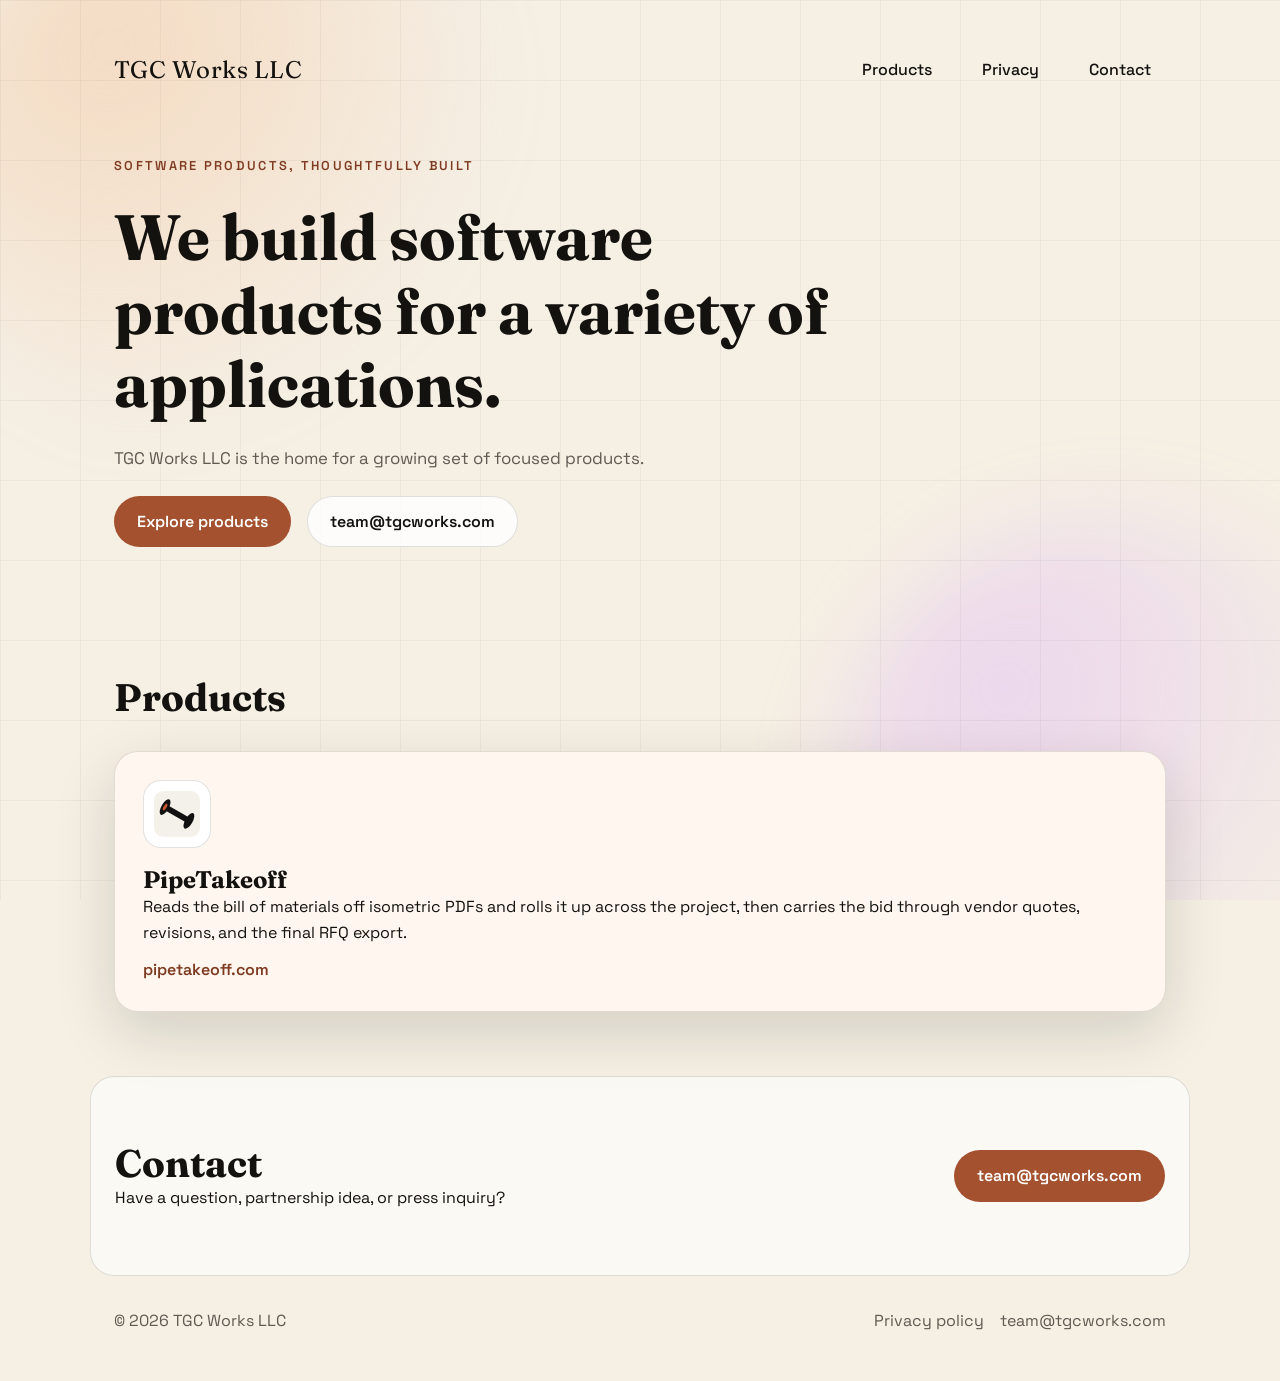
<file: index.html>
<!doctype html>
<html lang="en">
  <head>
    <meta charset="utf-8" />
    <meta name="viewport" content="width=device-width, initial-scale=1" />
    <title>TGC Works LLC</title>
    <link rel="preconnect" href="https://fonts.googleapis.com" />
    <link rel="preconnect" href="https://fonts.gstatic.com" crossorigin />
    <link
      href="https://fonts.googleapis.com/css2?family=Fraunces:opsz,wght@9..144,600;9..144,700&family=Space+Grotesk:wght@400;500;600&display=swap"
      rel="stylesheet"
    />
    <link rel="stylesheet" href="styles.css" />
  </head>
  <body>
    <div class="backdrop" aria-hidden="true">
      <div class="orb orb-one"></div>
      <div class="orb orb-two"></div>
      <div class="grid"></div>
    </div>

    <header class="hero">
      <nav class="nav">
        <div class="brand">TGC Works LLC</div>
        <div class="nav-links">
          <a href="#products">Products</a>
          <a href="privacy.html">Privacy</a>
          <a href="#contact">Contact</a>
        </div>
      </nav>

      <div class="hero-content">
        <p class="eyebrow">Software products, thoughtfully built</p>
        <h1>We build software products for a variety of applications.</h1>
        <p class="hero-subcopy">
          TGC Works LLC is the home for a growing set of focused products.
        </p>
        <div class="hero-actions">
          <a class="button primary" href="#products">Explore products</a>
          <a class="button ghost" href="mailto:team@tgcworks.com">team@tgcworks.com</a>
        </div>
      </div>
    </header>

    <main>
      <section id="products" class="section">
        <div class="section-header">
          <h2>Products</h2>
        </div>

        <div class="product-grid">
          <article class="product-card">
            <div class="logo" aria-hidden="true">
              <img src="assets/pipetakeoff.svg" alt="" width="46" height="46" />
            </div>
            <div>
              <h3>PipeTakeoff</h3>
              <p>Reads the bill of materials off isometric PDFs and rolls it up across the project, then carries the bid through vendor quotes, revisions, and the final RFQ export.</p>
              <a class="text-link" href="https://www.pipetakeoff.com" target="_blank" rel="noreferrer">
                pipetakeoff.com
              </a>
            </div>
          </article>
        </div>
      </section>

      <section id="contact" class="section contact">
        <div>
          <h2>Contact</h2>
          <p>Have a question, partnership idea, or press inquiry?</p>
        </div>
        <a class="button primary" href="mailto:team@tgcworks.com">team@tgcworks.com</a>
      </section>
    </main>

    <footer class="footer">
      <span>© 2026 TGC Works LLC</span>
      <div class="footer-links">
        <a href="privacy.html">Privacy policy</a>
        <a href="mailto:team@tgcworks.com">team@tgcworks.com</a>
      </div>
    </footer>
  </body>
</html>
</file>
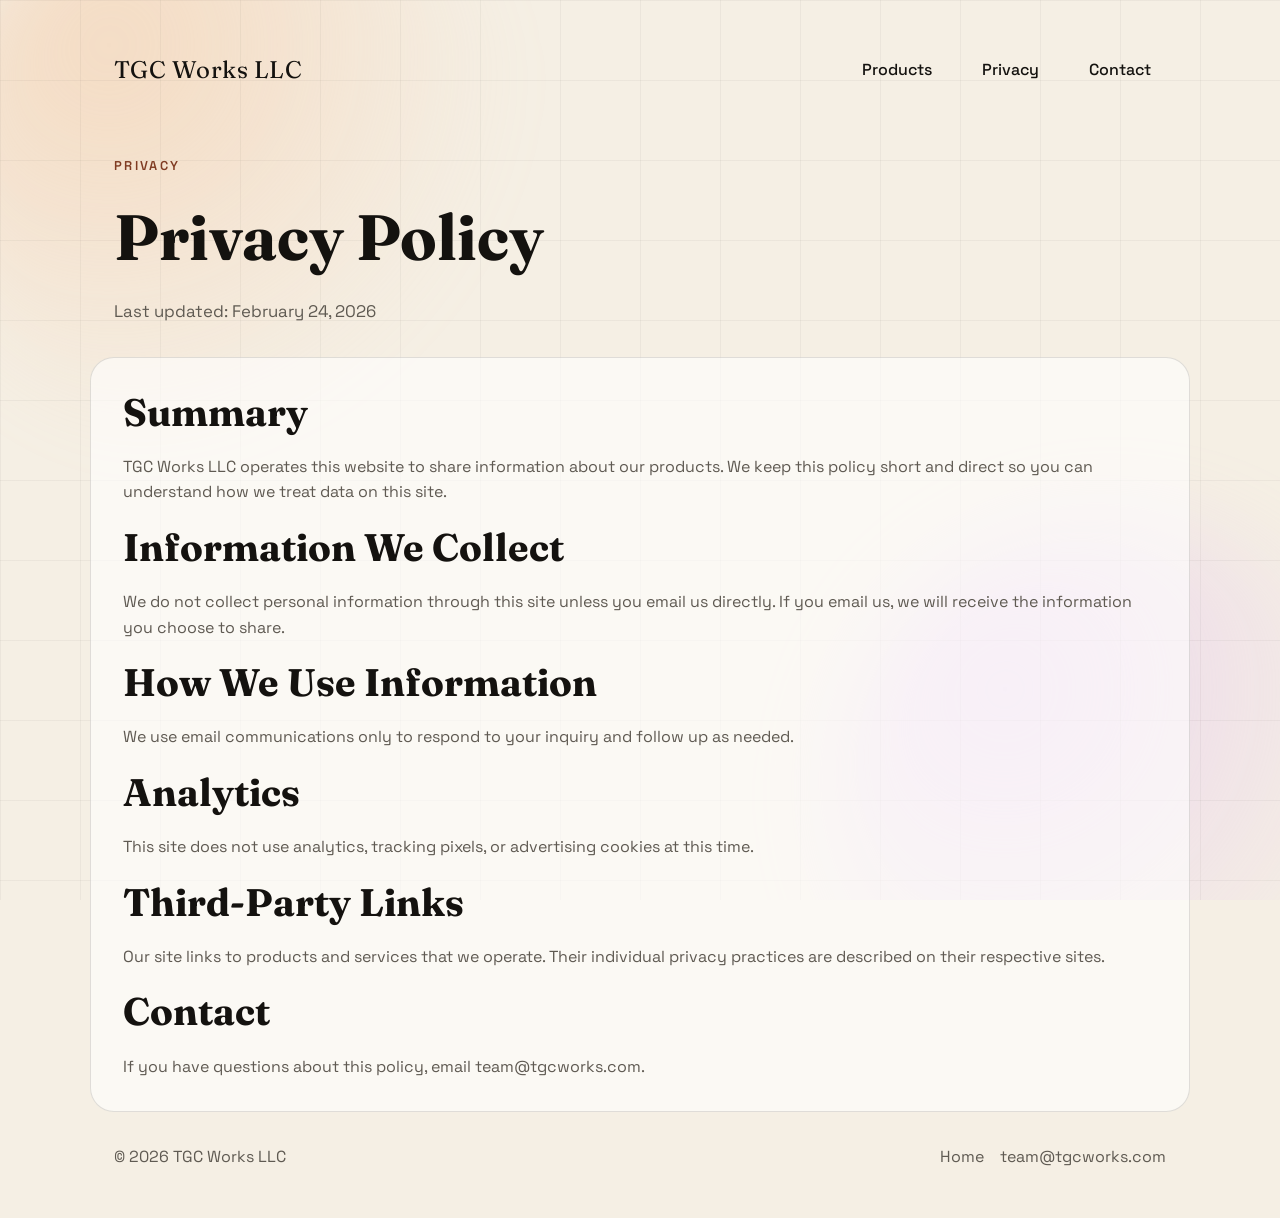
<file: privacy.html>
<!doctype html>
<html lang="en">
  <head>
    <meta charset="utf-8" />
    <meta name="viewport" content="width=device-width, initial-scale=1" />
    <title>Privacy Policy | TGC Works LLC</title>
    <link rel="preconnect" href="https://fonts.googleapis.com" />
    <link rel="preconnect" href="https://fonts.gstatic.com" crossorigin />
    <link
      href="https://fonts.googleapis.com/css2?family=Fraunces:opsz,wght@9..144,600;9..144,700&family=Space+Grotesk:wght@400;500;600&display=swap"
      rel="stylesheet"
    />
    <link rel="stylesheet" href="styles.css" />
  </head>
  <body>
    <div class="backdrop" aria-hidden="true">
      <div class="orb orb-one"></div>
      <div class="orb orb-two"></div>
      <div class="grid"></div>
    </div>

    <header class="hero compact">
      <nav class="nav">
        <div class="brand">TGC Works LLC</div>
        <div class="nav-links">
          <a href="index.html#products">Products</a>
          <a href="privacy.html">Privacy</a>
          <a href="index.html#contact">Contact</a>
        </div>
      </nav>

      <div class="hero-content">
        <p class="eyebrow">Privacy</p>
        <h1>Privacy Policy</h1>
        <p class="hero-subcopy">Last updated: February 24, 2026</p>
      </div>
    </header>

    <main>
      <section class="section policy">
        <h2>Summary</h2>
        <p>
          TGC Works LLC operates this website to share information about our products. We keep this
          policy short and direct so you can understand how we treat data on this site.
        </p>

        <h2>Information We Collect</h2>
        <p>
          We do not collect personal information through this site unless you email us directly. If you
          email us, we will receive the information you choose to share.
        </p>

        <h2>How We Use Information</h2>
        <p>We use email communications only to respond to your inquiry and follow up as needed.</p>

        <h2>Analytics</h2>
        <p>
          This site does not use analytics, tracking pixels, or advertising cookies at this time.
        </p>

        <h2>Third-Party Links</h2>
        <p>
          Our site links to products and services that we operate. Their individual privacy practices
          are described on their respective sites.
        </p>

        <h2>Contact</h2>
        <p>
          If you have questions about this policy, email
          <a href="mailto:team@tgcworks.com">team@tgcworks.com</a>.
        </p>
      </section>
    </main>

    <footer class="footer">
      <span>© 2026 TGC Works LLC</span>
      <div class="footer-links">
        <a href="index.html">Home</a>
        <a href="mailto:team@tgcworks.com">team@tgcworks.com</a>
      </div>
    </footer>
  </body>
</html>
</file>
<file: styles.css>
:root {
  color-scheme: light;
  --ink: #14120f;
  --muted: #5f5a52;
  --accent: #a4512f;
  --accent-dark: #7f3b22;
  --surface: #f8f3ea;
  --surface-strong: #fff7ef;
  --line: rgba(20, 18, 15, 0.12);
  --shadow: 0 20px 60px rgba(20, 18, 15, 0.15);
  --radius: 24px;
  --max-width: 1100px;
  font-family: "Space Grotesk", "Segoe UI", sans-serif;
}

* {
  box-sizing: border-box;
  margin: 0;
  padding: 0;
}

body {
  background: #f5efe4;
  color: var(--ink);
  min-height: 100vh;
  line-height: 1.6;
}

a {
  color: inherit;
  text-decoration: none;
}

.backdrop {
  position: fixed;
  inset: 0;
  z-index: -1;
  overflow: hidden;
}

.orb {
  position: absolute;
  width: 45vw;
  height: 45vw;
  border-radius: 50%;
  filter: blur(40px);
  opacity: 0.5;
}

.orb-one {
  background: radial-gradient(circle at 30% 30%, #f4c7a1, transparent 70%);
  top: -10vw;
  left: -5vw;
}

.orb-two {
  background: radial-gradient(circle at 30% 30%, #e3bdf6, transparent 70%);
  bottom: -15vw;
  right: -10vw;
}

.grid {
  position: absolute;
  inset: 0;
  background-image: linear-gradient(var(--line) 1px, transparent 1px),
    linear-gradient(90deg, var(--line) 1px, transparent 1px);
  background-size: 80px 80px;
  opacity: 0.35;
}

.hero {
  max-width: var(--max-width);
  margin: 0 auto;
  padding: 48px 24px 64px;
}

.hero.compact {
  padding-bottom: 32px;
}

.nav {
  display: flex;
  align-items: center;
  justify-content: space-between;
  gap: 24px;
  flex-wrap: wrap;
}

.brand {
  font-family: "Fraunces", "Georgia", serif;
  font-size: 1.5rem;
  letter-spacing: 0.02em;
}

.nav-links {
  display: flex;
  gap: 20px;
  font-weight: 500;
}

.nav-links a {
  padding: 8px 14px;
  border-radius: 999px;
  border: 1px solid transparent;
  transition: border 0.2s ease, background 0.2s ease;
}

.nav-links a:hover {
  border-color: var(--line);
  background: rgba(255, 255, 255, 0.6);
}

.hero-content {
  margin-top: 64px;
  display: grid;
  gap: 24px;
  max-width: 760px;
  animation: fadeUp 0.9s ease forwards;
}

.eyebrow {
  text-transform: uppercase;
  letter-spacing: 0.18em;
  font-size: 0.8rem;
  font-weight: 600;
  color: var(--accent-dark);
}

h1,
h2,
h3 {
  font-family: "Fraunces", "Georgia", serif;
  line-height: 1.15;
}

h1 {
  font-size: clamp(2.7rem, 5vw, 4.2rem);
}

h2 {
  font-size: clamp(2rem, 3vw, 2.6rem);
}

h3 {
  font-size: 1.5rem;
}

.hero-subcopy {
  color: var(--muted);
  font-size: 1.05rem;
}

.hero-actions {
  display: flex;
  flex-wrap: wrap;
  gap: 16px;
}

.button {
  display: inline-flex;
  align-items: center;
  justify-content: center;
  padding: 12px 22px;
  border-radius: 999px;
  font-weight: 600;
  border: 1px solid var(--line);
  transition: transform 0.2s ease, box-shadow 0.2s ease;
}

.button:hover {
  transform: translateY(-2px);
  box-shadow: var(--shadow);
}

.button.primary {
  background: var(--accent);
  color: #fff;
  border-color: transparent;
}

.button.ghost {
  background: rgba(255, 255, 255, 0.8);
}

.section {
  max-width: var(--max-width);
  margin: 0 auto;
  padding: 64px 24px;
  display: grid;
  gap: 32px;
}

.section-header {
  display: grid;
  gap: 12px;
  max-width: 640px;
}

.section-header p {
  color: var(--muted);
}

.product-grid {
  display: grid;
  gap: 24px;
  grid-template-columns: repeat(auto-fit, minmax(260px, 1fr));
}

.product-card {
  background: var(--surface-strong);
  border-radius: var(--radius);
  padding: 28px;
  display: grid;
  gap: 18px;
  border: 1px solid var(--line);
  box-shadow: var(--shadow);
  animation: fadeUp 0.9s ease forwards;
  grid-template-rows: auto 1fr;
}

.product-card > div:last-child {
  display: flex;
  flex-direction: column;
  height: 100%;
}

.product-card > div:last-child .text-link {
  margin-top: auto;
  padding-top: 12px;
  align-self: start;
}

.logo {
  width: 68px;
  height: 68px;
  border-radius: 18px;
  background: #fff;
  display: grid;
  place-items: center;
  font-family: "Fraunces", "Georgia", serif;
  font-size: 2rem;
  color: var(--accent-dark);
  border: 1px solid var(--line);
}

.logo img {
  width: 46px;
  height: 46px;
  display: block;
}

.text-link {
  color: var(--accent-dark);
  font-weight: 600;
  display: inline-flex;
  align-items: center;
  gap: 8px;
}

.contact {
  display: flex;
  align-items: center;
  justify-content: space-between;
  gap: 24px;
  background: rgba(255, 255, 255, 0.6);
  border-radius: var(--radius);
  border: 1px solid var(--line);
}

.footer {
  max-width: var(--max-width);
  margin: 0 auto;
  padding: 32px 24px 48px;
  display: flex;
  justify-content: space-between;
  gap: 12px;
  flex-wrap: wrap;
  color: var(--muted);
}

.footer-links {
  display: flex;
  gap: 16px;
}

.policy {
  background: rgba(255, 255, 255, 0.6);
  border-radius: var(--radius);
  border: 1px solid var(--line);
  padding: 32px;
  gap: 20px;
}

.policy p {
  color: var(--muted);
}

@keyframes fadeUp {
  from {
    opacity: 0;
    transform: translateY(16px);
  }
  to {
    opacity: 1;
    transform: translateY(0);
  }
}

@media (max-width: 800px) {
  .nav {
    flex-direction: column;
    align-items: flex-start;
  }

  .nav-links {
    flex-wrap: wrap;
  }

  .hero-content {
    margin-top: 32px;
  }

  .contact {
    flex-direction: column;
    align-items: flex-start;
  }
}

@media (max-width: 520px) {
  .nav-links {
    gap: 10px;
  }

  .nav-links a {
    padding: 6px 10px;
  }
}
</file>
